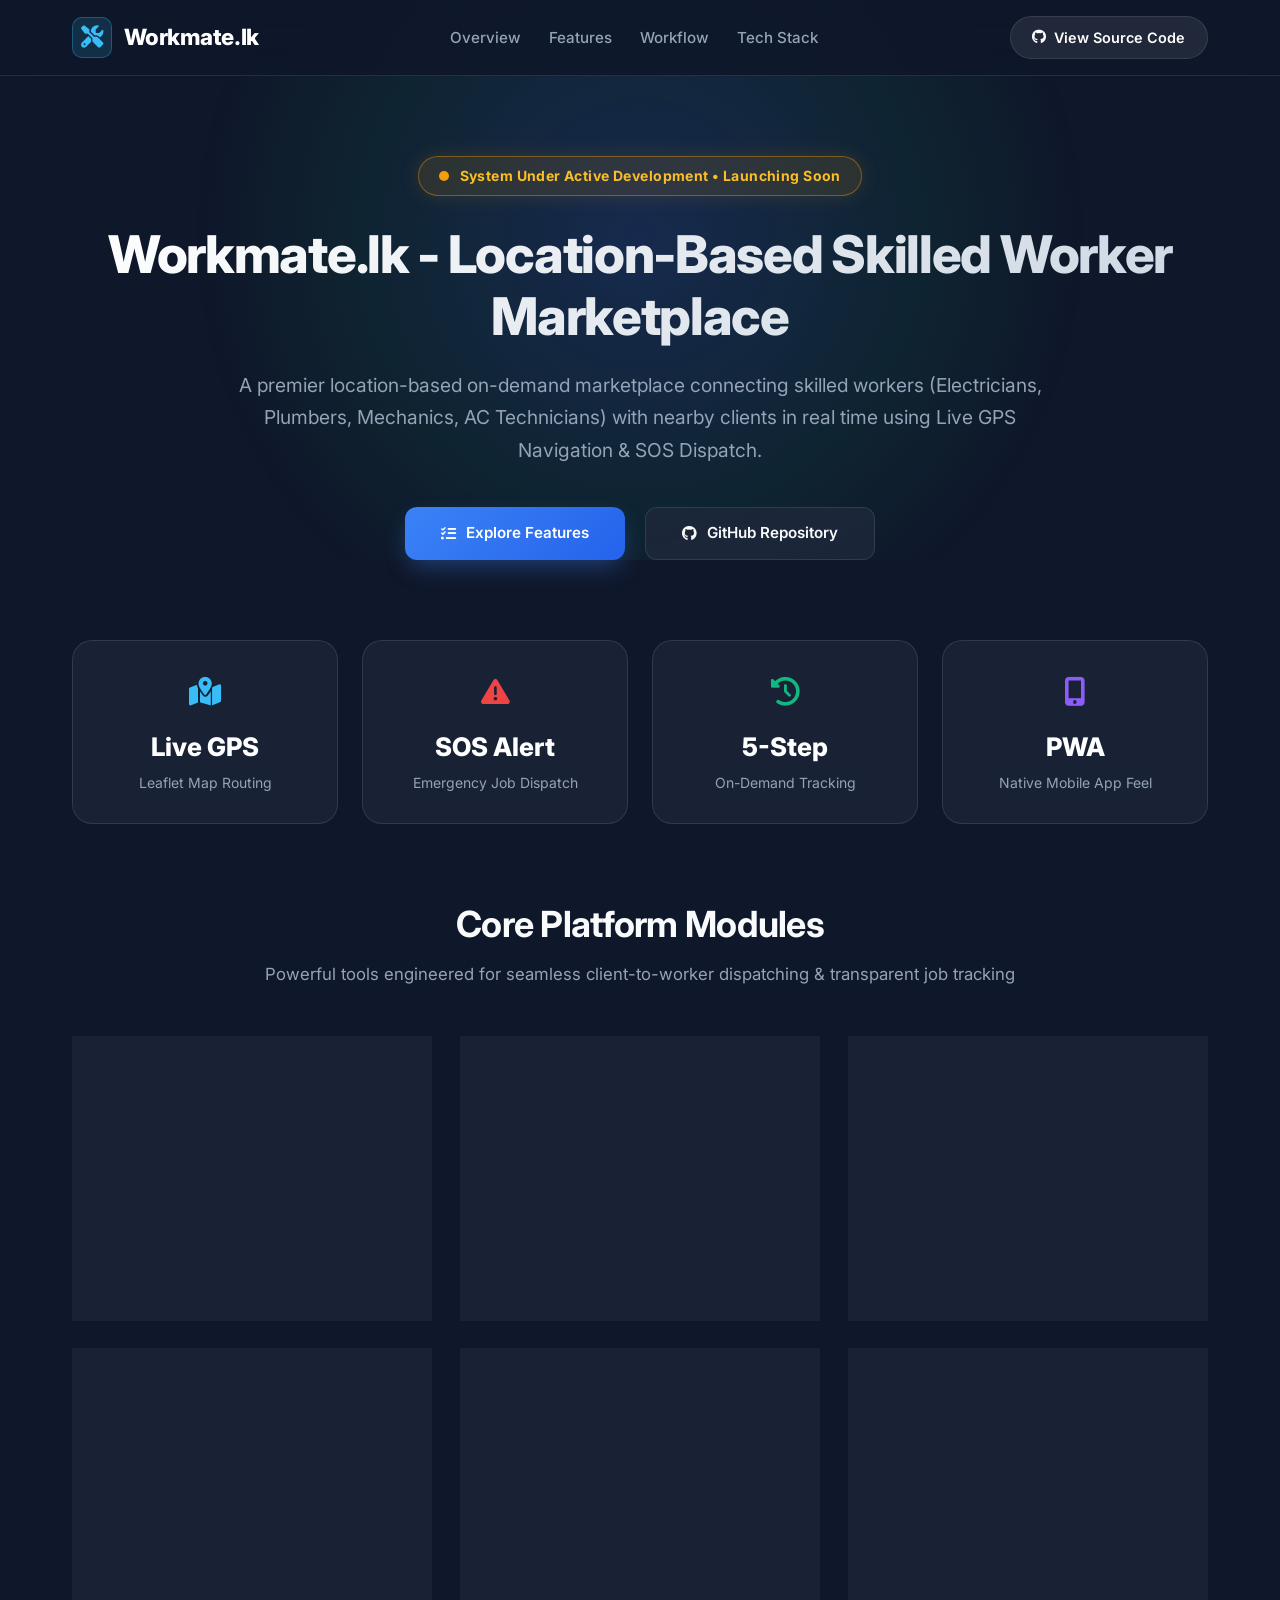
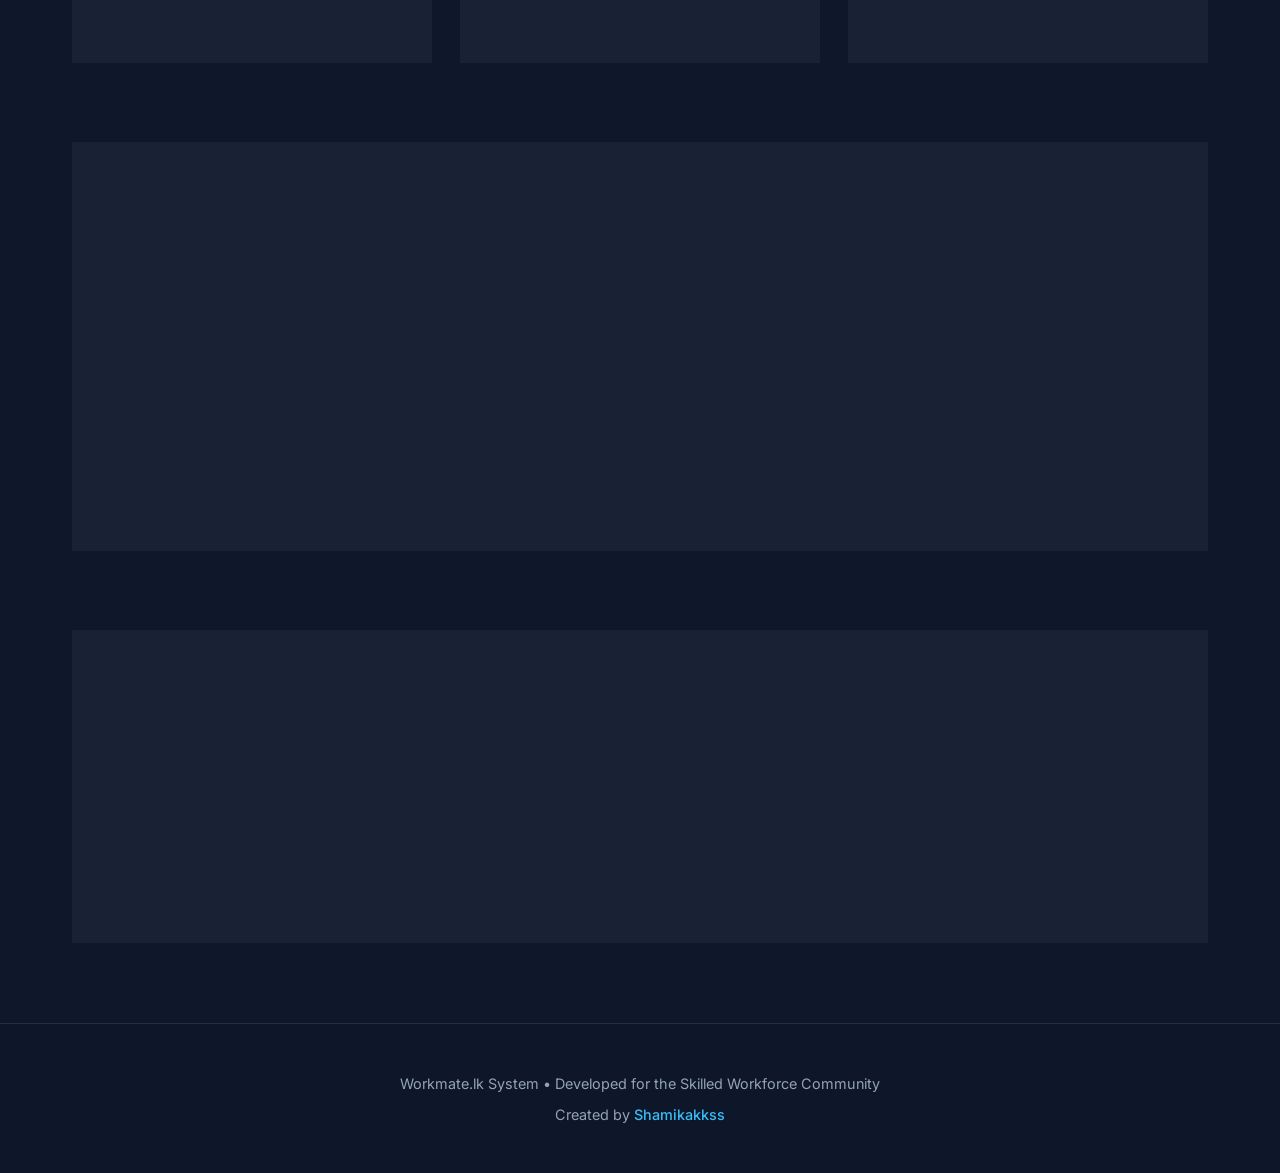
<file: Preview/worlmate.lk.html>
<!DOCTYPE html>
<html lang="en">

<head>
  <meta charset="UTF-8" />
  <meta name="viewport" content="width=device-width, initial-scale=1.0" />
  <title>Workmate.lk - Premier On-Demand Skilled Worker Marketplace</title>
  <meta name="description"
    content="Location-based on-demand service marketplace connecting skilled workers with nearby clients in real time using Live GPS Navigation & SOS Dispatch." />

  <!-- Google Fonts: Inter -->
  <link rel="preconnect" href="https://fonts.googleapis.com">
  <link rel="preconnect" href="https://fonts.gstatic.com" crossorigin>
  <link href="https://fonts.googleapis.com/css2?family=Inter:wght@300;400;500;600;700;800;900&display=swap"
    rel="stylesheet">

  <!-- FontAwesome Icons CDN -->
  <link rel="stylesheet" href="https://cdnjs.cloudflare.com/ajax/libs/font-awesome/6.5.1/css/all.min.css"
    crossorigin="anonymous" referrerpolicy="no-referrer" />

  <style>
    :root {
      --bg-dark: #0f172a;
      --bg-card: rgba(30, 41, 59, 0.7);
      --bg-card-hover: rgba(51, 65, 85, 0.85);
      --border-color: rgba(255, 255, 255, 0.1);
      --primary: #3b82f6;
      --primary-hover: #2563eb;
      --primary-cyan: #38bdf8;
      --accent-green: #10b981;
      --accent-amber: #f59e0b;
      --accent-purple: #8b5cf6;
      --accent-sos: #ef4444;
      --text-main: #f8fafc;
      --text-muted: #94a3b8;
    }

    * {
      box-sizing: border-box;
      margin: 0;
      padding: 0;
    }

    html {
      scroll-behavior: smooth;
    }

    body {
      font-family: 'Inter', sans-serif;
      background-color: var(--bg-dark);
      color: var(--text-main);
      line-height: 1.6;
      overflow-x: hidden;
    }

    /* Ambient Background Glow Effect */
    .glow-bg {
      position: fixed;
      top: -10%;
      left: 50%;
      transform: translateX(-50%);
      width: 1100px;
      height: 650px;
      background: radial-gradient(circle, rgba(59, 130, 246, 0.18) 0%, rgba(16, 185, 129, 0.08) 45%, transparent 70%);
      z-index: -1;
      pointer-events: none;
    }

    /* Header Navbar */
    header {
      backdrop-filter: blur(16px);
      -webkit-backdrop-filter: blur(16px);
      background: rgba(15, 23, 42, 0.85);
      border-bottom: 1px solid var(--border-color);
      position: sticky;
      top: 0;
      z-index: 100;
    }

    .nav-container {
      max-width: 1200px;
      margin: 0 auto;
      display: flex;
      justify-content: space-between;
      align-items: center;
      padding: 1rem 2rem;
    }

    .logo {
      display: flex;
      align-items: center;
      gap: 0.75rem;
      font-size: 1.4rem;
      font-weight: 800;
      color: #fff;
      text-decoration: none;
      letter-spacing: -0.02em;
    }

    .logo i {
      color: var(--primary-cyan);
      background: rgba(56, 189, 248, 0.15);
      padding: 0.5rem;
      border-radius: 10px;
      border: 1px solid rgba(56, 189, 248, 0.3);
    }

    .nav-links {
      display: flex;
      gap: 1.75rem;
      align-items: center;
      list-style: none;
    }

    .nav-links a {
      color: var(--text-muted);
      text-decoration: none;
      font-weight: 500;
      font-size: 0.95rem;
      transition: color 0.2s ease;
    }

    .nav-links a:hover {
      color: var(--primary-cyan);
    }

    .btn-github {
      background: rgba(255, 255, 255, 0.08);
      border: 1px solid var(--border-color);
      color: #fff;
      padding: 0.55rem 1.35rem;
      border-radius: 9999px;
      text-decoration: none;
      font-weight: 600;
      display: flex;
      align-items: center;
      gap: 0.5rem;
      font-size: 0.9rem;
      transition: all 0.3s ease;
    }

    .btn-github:hover {
      background: var(--primary);
      border-color: var(--primary);
      transform: translateY(-2px);
      box-shadow: 0 4px 15px rgba(59, 130, 246, 0.4);
    }

    /* Hero Section */
    .hero {
      max-width: 1200px;
      margin: 0 auto;
      padding: 5rem 2rem 3rem;
      text-align: center;
    }

    /* Pulsing "Launching Soon" Live Badge */
    .badge-launch {
      display: inline-flex;
      align-items: center;
      gap: 0.65rem;
      background: rgba(245, 158, 11, 0.12);
      border: 1px solid rgba(245, 158, 11, 0.4);
      color: #fbbf24;
      padding: 0.5rem 1.25rem;
      border-radius: 9999px;
      font-size: 0.875rem;
      font-weight: 700;
      margin-bottom: 1.75rem;
      letter-spacing: 0.03em;
      box-shadow: 0 0 20px rgba(245, 158, 11, 0.15);
    }

    .pulse-dot {
      width: 10px;
      height: 10px;
      background-color: var(--accent-amber);
      border-radius: 50%;
      box-shadow: 0 0 0 0 rgba(245, 158, 11, 0.7);
      animation: pulse 1.6s infinite;
    }

    @keyframes pulse {
      0% {
        transform: scale(0.95);
        box-shadow: 0 0 0 0 rgba(245, 158, 11, 0.7);
      }
      70% {
        transform: scale(1);
        box-shadow: 0 0 0 12px rgba(245, 158, 11, 0);
      }
      100% {
        transform: scale(0.95);
        box-shadow: 0 0 0 0 rgba(245, 158, 11, 0);
      }
    }

    .hero h1 {
      font-size: 3.25rem;
      font-weight: 800;
      line-height: 1.2;
      letter-spacing: -0.025em;
      margin-bottom: 1.25rem;
      background: linear-gradient(135deg, #ffffff 0%, #cbd5e1 100%);
      -webkit-background-clip: text;
      -webkit-text-fill-color: transparent;
    }

    .hero-subtitle {
      font-size: 1.2rem;
      color: var(--text-muted);
      max-width: 850px;
      margin: 0 auto 2.5rem;
      font-weight: 400;
      line-height: 1.7;
    }

    .hero-btns {
      display: flex;
      justify-content: center;
      gap: 1.25rem;
      flex-wrap: wrap;
    }

    .btn-primary {
      background: linear-gradient(135deg, var(--primary) 0%, #2563eb 100%);
      color: #fff;
      padding: 0.85rem 2.25rem;
      border-radius: 0.75rem;
      text-decoration: none;
      font-weight: 600;
      font-size: 0.95rem;
      display: inline-flex;
      align-items: center;
      gap: 0.6rem;
      box-shadow: 0 10px 25px -5px rgba(59, 130, 246, 0.4);
      transition: all 0.3s ease;
    }

    .btn-primary:hover {
      transform: translateY(-2px);
      box-shadow: 0 15px 30px -5px rgba(59, 130, 246, 0.6);
    }

    .btn-secondary {
      background: rgba(30, 41, 59, 0.8);
      border: 1px solid var(--border-color);
      color: var(--text-main);
      padding: 0.85rem 2.25rem;
      border-radius: 0.75rem;
      text-decoration: none;
      font-weight: 600;
      font-size: 0.95rem;
      display: inline-flex;
      align-items: center;
      gap: 0.6rem;
      transition: all 0.3s ease;
    }

    .btn-secondary:hover {
      background: rgba(51, 65, 85, 0.85);
      border-color: rgba(255, 255, 255, 0.2);
      transform: translateY(-2px);
    }

    /* Stats Grid */
    .stats-container {
      max-width: 1200px;
      margin: 2rem auto 4rem;
      padding: 0 2rem;
      display: grid;
      grid-template-columns: repeat(auto-fit, minmax(230px, 1fr));
      gap: 1.5rem;
    }

    .stat-card {
      background: var(--bg-card);
      border: 1px solid var(--border-color);
      border-radius: 1.25rem;
      padding: 1.75rem;
      text-align: center;
      backdrop-filter: blur(12px);
      transition: all 0.3s ease;
    }

    .stat-card:hover {
      border-color: rgba(56, 189, 248, 0.4);
      transform: translateY(-4px);
    }

    .stat-icon {
      font-size: 1.8rem;
      color: var(--primary-cyan);
      margin-bottom: 0.75rem;
    }

    .stat-number {
      font-size: 1.6rem;
      font-weight: 800;
      color: #fff;
    }

    .stat-label {
      font-size: 0.875rem;
      color: var(--text-muted);
      margin-top: 0.25rem;
    }

    /* Core Features Grid */
    .section-title {
      text-align: center;
      margin: 4.5rem 0 3rem;
    }

    .section-title h2 {
      font-size: 2.25rem;
      font-weight: 700;
      letter-spacing: -0.02em;
    }

    .section-title p {
      color: var(--text-muted);
      margin-top: 0.5rem;
      font-size: 1.05rem;
    }

    .features-grid {
      max-width: 1200px;
      margin: 0 auto;
      padding: 0 2rem;
      display: grid;
      grid-template-columns: repeat(auto-fit, minmax(340px, 1fr));
      gap: 1.75rem;
    }

    .card {
      background: var(--bg-card);
      border: 1px solid var(--border-color);
      border-radius: 1.25rem;
      padding: 2rem;
      backdrop-filter: blur(12px);
      transition: all 0.3s ease;
      position: relative;
    }

    .card:hover {
      transform: translateY(-5px);
      border-color: rgba(59, 130, 246, 0.4);
      box-shadow: 0 20px 30px -10px rgba(0, 0, 0, 0.5);
    }

    .card-icon {
      width: 52px;
      height: 52px;
      border-radius: 0.85rem;
      background: rgba(59, 130, 246, 0.15);
      color: var(--primary-cyan);
      display: flex;
      align-items: center;
      justify-content: center;
      font-size: 1.5rem;
      margin-bottom: 1.25rem;
    }

    .card-icon.sos {
      background: rgba(239, 68, 68, 0.15);
      color: var(--accent-sos);
    }

    .card-icon.green {
      background: rgba(16, 185, 129, 0.15);
      color: var(--accent-green);
    }

    .card h3 {
      font-size: 1.25rem;
      margin-bottom: 0.75rem;
      font-weight: 600;
      color: #fff;
    }

    .card p {
      color: var(--text-muted);
      font-size: 0.95rem;
      line-height: 1.65;
    }

    /* Workflow Stepper */
    .workflow-section {
      max-width: 1200px;
      margin: 5rem auto;
      padding: 0 2rem;
    }

    .workflow-box {
      background: var(--bg-card);
      border: 1px solid var(--border-color);
      border-radius: 1.5rem;
      padding: 3rem 2rem;
      text-align: center;
      backdrop-filter: blur(12px);
    }

    .stepper-grid {
      display: grid;
      grid-template-columns: repeat(auto-fit, minmax(190px, 1fr));
      gap: 1.5rem;
      margin-top: 2.5rem;
    }

    .stepper-step {
      background: rgba(15, 23, 42, 0.6);
      border: 1px solid var(--border-color);
      border-radius: 1rem;
      padding: 1.5rem 1rem;
      transition: all 0.3s ease;
    }

    .stepper-step:hover {
      border-color: var(--primary-cyan);
      transform: translateY(-3px);
    }

    .step-num {
      width: 38px;
      height: 38px;
      border-radius: 50%;
      background: linear-gradient(135deg, var(--primary) 0%, #2563eb 100%);
      color: #fff;
      display: flex;
      align-items: center;
      justify-content: center;
      font-weight: 700;
      font-size: 0.95rem;
      margin: 0 auto 0.85rem;
    }

    .step-title {
      font-size: 1rem;
      font-weight: 600;
      color: #fff;
      margin-bottom: 0.35rem;
    }

    .step-desc {
      font-size: 0.85rem;
      color: var(--text-muted);
    }

    /* Tech Stack Section */
    .tech-section {
      max-width: 1200px;
      margin: 5rem auto;
      padding: 0 2rem;
    }

    .tech-box {
      background: var(--bg-card);
      border: 1px solid var(--border-color);
      border-radius: 1.5rem;
      padding: 3rem 2rem;
      text-align: center;
      backdrop-filter: blur(12px);
    }

    .tech-tags {
      display: flex;
      flex-wrap: wrap;
      justify-content: center;
      gap: 1rem;
      margin-top: 2rem;
    }

    .tech-tag {
      background: rgba(15, 23, 42, 0.8);
      border: 1px solid var(--border-color);
      padding: 0.65rem 1.35rem;
      border-radius: 0.75rem;
      font-weight: 500;
      display: flex;
      align-items: center;
      gap: 0.6rem;
      color: #e2e8f0;
      font-size: 0.95rem;
      transition: all 0.3s ease;
    }

    .tech-tag:hover {
      border-color: var(--primary-cyan);
      transform: translateY(-2px);
    }

    .tech-tag i {
      color: var(--accent-green);
    }

    /* Footer */
    footer {
      border-top: 1px solid var(--border-color);
      padding: 3rem 2rem;
      text-align: center;
      color: var(--text-muted);
      font-size: 0.9rem;
      margin-top: 5rem;
      background: rgba(15, 23, 42, 0.9);
    }

    footer a {
      color: var(--primary-cyan);
      text-decoration: none;
      font-weight: 500;
    }

    footer a:hover {
      text-decoration: underline;
    }

    .nav-toggle-btn {
      display: none;
      background: rgba(255, 255, 255, 0.06);
      border: 1px solid var(--border-color);
      border-radius: 8px;
      padding: 8px 12px;
      color: var(--text-main);
      cursor: pointer;
      font-size: 1.1rem;
    }

    .nav-backdrop {
      position: fixed;
      inset: 0;
      background: rgba(0, 0, 0, 0.7);
      backdrop-filter: blur(4px);
      z-index: 98;
      opacity: 0;
      pointer-events: none;
      transition: opacity 0.3s;
    }
    .nav-backdrop.active {
      opacity: 1;
      pointer-events: auto;
    }

    @media (max-width: 768px) {
      .hero { padding: 4rem 1.25rem 2rem; }
      .hero h1 { font-size: 1.85rem; }
      .hero-subtitle { font-size: 0.95rem; }
      .nav-toggle-btn { display: flex; align-items: center; justify-content: center; }
      .btn-github { display: none; }
      .nav-links {
        position: fixed;
        top: 0;
        right: -100%;
        width: 80%;
        max-width: 300px;
        height: 100vh;
        background: rgba(15, 23, 42, 0.97);
        backdrop-filter: blur(20px);
        border-left: 1px solid var(--border-color);
        display: flex;
        flex-direction: column;
        justify-content: center;
        padding: 40px 24px;
        gap: 20px;
        transition: right 0.3s ease;
        z-index: 99;
      }
      .nav-links.active { right: 0; }
      .stepper-grid, .features-grid, .stats-container { grid-template-columns: 1fr; }
      .hero-btns { flex-direction: column; align-items: center; width: 100%; }
      .btn-primary, .btn-secondary { width: 100%; max-width: 280px; text-align: center; justify-content: center; }
    }
  </style>
</head>

<body>

  <!-- Ambient Background Glow -->
  <div class="glow-bg"></div>

  <!-- Navigation Backdrop -->
  <div class="nav-backdrop" id="navBackdrop" onclick="closeNav()"></div>

  <!-- Navigation Bar -->
  <header>
    <div class="nav-container">
      <a href="#" class="logo">
        <i class="fa-solid fa-screwdriver-wrench"></i> Workmate.lk
      </a>
      <ul class="nav-links" id="navLinks">
        <li><a href="#overview" onclick="closeNav()">Overview</a></li>
        <li><a href="#features" onclick="closeNav()">Features</a></li>
        <li><a href="#workflow" onclick="closeNav()">Workflow</a></li>
        <li><a href="#techstack" onclick="closeNav()">Tech Stack</a></li>
      </ul>
      <a href="https://github.com/Shamikakkss/workmate-lk" target="_blank" class="btn-github">
        <i class="fa-brands fa-github"></i> View Source Code
      </a>
      <button class="nav-toggle-btn" id="navToggleBtn" onclick="toggleNav()" aria-label="Toggle menu">
        <i class="fa-solid fa-bars"></i>
      </button>
    </div>
  </header>

  <!-- Hero Section -->
  <section class="hero" id="overview">
    <!-- Pulsing Live Launching Soon Badge -->
    <div class="badge-launch">
      <div class="pulse-dot"></div> System Under Active Development • Launching Soon
    </div>

    <h1>Workmate.lk - Location-Based Skilled Worker Marketplace</h1>

    <p class="hero-subtitle">
      A premier location-based on-demand marketplace connecting skilled workers (Electricians, Plumbers, Mechanics, AC Technicians) with nearby clients in real time using Live GPS Navigation &amp; SOS Dispatch.
    </p>

    <div class="hero-btns">
      <a href="#features" class="btn-primary">
        <i class="fa-solid fa-list-check"></i> Explore Features
      </a>
      <a href="https://github.com/Shamikakkss/workmate-lk" target="_blank" class="btn-secondary">
        <i class="fa-brands fa-github"></i> GitHub Repository
      </a>
    </div>
  </section>

  <!-- Key Metrics / Stats Section -->
  <section class="stats-container">
    <div class="stat-card">
      <div class="stat-icon"><i class="fa-solid fa-map-location-dot"></i></div>
      <div class="stat-number">Live GPS</div>
      <div class="stat-label">Leaflet Map Routing</div>
    </div>
    <div class="stat-card">
      <div class="stat-icon" style="color: var(--accent-sos);"><i class="fa-solid fa-triangle-exclamation"></i></div>
      <div class="stat-number">SOS Alert</div>
      <div class="stat-label">Emergency Job Dispatch</div>
    </div>
    <div class="stat-card">
      <div class="stat-icon" style="color: var(--accent-green);"><i class="fa-solid fa-clock-rotate-left"></i></div>
      <div class="stat-number">5-Step</div>
      <div class="stat-label">On-Demand Tracking</div>
    </div>
    <div class="stat-card">
      <div class="stat-icon" style="color: var(--accent-purple);"><i class="fa-solid fa-mobile-screen-button"></i></div>
      <div class="stat-number">PWA</div>
      <div class="stat-label">Native Mobile App Feel</div>
    </div>
  </section>

  <!-- Core Features Section -->
  <section id="features">
    <div class="section-title">
      <h2>Core Platform Modules</h2>
      <p>Powerful tools engineered for seamless client-to-worker dispatching &amp; transparent job tracking</p>
    </div>

    <div class="features-grid">
      <!-- Feature 1 -->
      <div class="card">
        <div class="card-icon sos"><i class="fa-solid fa-truck-medical"></i></div>
        <h3>SOS / Emergency Job Dispatch</h3>
        <p>Tag critical tasks like electrical short circuits or major pipe leaks as <code>EMERGENCY</code> to broadcast high-priority alerts to all nearby active workers.</p>
      </div>

      <!-- Feature 2 -->
      <div class="card">
        <div class="card-icon"><i class="fa-solid fa-location-crosshairs"></i></div>
        <h3>GPS Navigation &amp; Map Pinning</h3>
        <p>Clients drop precise location pins on interactive maps while workers view real-time distance and turn-by-turn navigation routes.</p>
      </div>

      <!-- Feature 3 -->
      <div class="card">
        <div class="card-icon green"><i class="fa-solid fa-list-check"></i></div>
        <h3>Live Status Tracking</h3>
        <p>Real-time progress stepper updating both Client &amp; Worker: <strong>Job Posted ➔ Worker Assigned ➔ On The Way ➔ Work Started ➔ Completed</strong>.</p>
      </div>

      <!-- Feature 4 -->
      <div class="card">
        <div class="card-icon"><i class="fa-solid fa-comments"></i></div>
        <h3>Live In-App Chat &amp; Direct Call</h3>
        <p>Direct real-time messaging, click-to-call direct dialer, and instant message launching for smooth coordination once a job is assigned.</p>
      </div>

      <!-- Feature 5 -->
      <div class="card">
        <div class="card-icon"><i class="fa-solid fa-user-shield"></i></div>
        <h3>Clerk Multi-Role Engine</h3>
        <p>Secure identity management supporting <code>CLIENT</code>, <code>WORKER</code>, <code>EMPLOYER</code>, and <code>ADMIN</code> roles with custom onboarding data sync.</p>
      </div>

      <!-- Feature 6 -->
      <div class="card">
        <div class="card-icon green"><i class="fa-solid fa-database"></i></div>
        <h3>Neon Cloud Serverless PostgreSQL</h3>
        <p>High-performance serverless relational database managed via Prisma 6 ORM with SSL encryption and connection pooling.</p>
      </div>
    </div>
  </section>

  <!-- Workflow Section -->
  <section class="workflow-section" id="workflow">
    <div class="workflow-box">
      <h2>System Process Workflow</h2>
      <p style="color: var(--text-muted); margin-top: 0.5rem;">Seamless 5-step workflow for clients &amp; workers</p>

      <div class="stepper-grid">
        <div class="stepper-step">
          <div class="step-num">1</div>
          <div class="step-title">Job Post &amp; GPS Pin</div>
          <div class="step-desc">Client posts task requirements with GPS coordinates</div>
        </div>
        <div class="stepper-step">
          <div class="step-num">2</div>
          <div class="step-title">Worker Accepts</div>
          <div class="step-desc">Nearby skilled worker accepts job on interactive map</div>
        </div>
        <div class="stepper-step">
          <div class="step-num">3</div>
          <div class="step-title">On The Way</div>
          <div class="step-desc">Worker drives to location with turn-by-turn navigation</div>
        </div>
        <div class="stepper-step">
          <div class="step-num">4</div>
          <div class="step-title">Work Started</div>
          <div class="step-desc">Technician performs repair &amp; maintenance service</div>
        </div>
        <div class="stepper-step">
          <div class="step-num">5</div>
          <div class="step-title">Complete &amp; Review</div>
          <div class="step-desc">Job completion marked and 1-5 star review submitted</div>
        </div>
      </div>
    </div>
  </section>

  <!-- Technology Stack Section -->
  <section class="tech-section" id="techstack">
    <div class="tech-box">
      <h2>Technology Stack &amp; Architecture</h2>
      <p style="color: var(--text-muted); margin-top: 0.5rem;">Built using modern full-stack web technologies</p>
      <div class="tech-tags">
        <div class="tech-tag"><i class="fa-brands fa-react"></i> Next.js 16 (App Router)</div>
        <div class="tech-tag"><i class="fa-brands fa-react"></i> React 19</div>
        <div class="tech-tag"><i class="fa-solid fa-code"></i> TypeScript 5</div>
        <div class="tech-tag"><i class="fa-solid fa-palette"></i> Tailwind CSS v4</div>
        <div class="tech-tag"><i class="fa-solid fa-key"></i> Clerk Auth</div>
        <div class="tech-tag"><i class="fa-solid fa-cubes"></i> Prisma ORM 6</div>
        <div class="tech-tag"><i class="fa-solid fa-database"></i> Neon Cloud PostgreSQL</div>
        <div class="tech-tag"><i class="fa-solid fa-map-location-dot"></i> Leaflet Maps &amp; Routing</div>
      </div>
    </div>
  </section>

  <!-- Footer -->
  <footer>
    <p>Workmate.lk System • Developed for the Skilled Workforce Community</p>
    <p style="margin-top: 0.5rem;">Created by <a href="https://github.com/Shamikakkss" target="_blank">Shamikakkss</a></p>
  <script>
    function toggleNav() {
      const navLinks = document.getElementById('navLinks');
      const backdrop = document.getElementById('navBackdrop');
      const toggleBtn = document.getElementById('navToggleBtn');
      const isOpen = navLinks.classList.toggle('active');
      if (backdrop) backdrop.classList.toggle('active', isOpen);
      if (toggleBtn) toggleBtn.querySelector('i').className = isOpen ? 'fa-solid fa-xmark' : 'fa-solid fa-bars';
    }
    function closeNav() {
      const navLinks = document.getElementById('navLinks');
      const backdrop = document.getElementById('navBackdrop');
      const toggleBtn = document.getElementById('navToggleBtn');
      if (navLinks) navLinks.classList.remove('active');
      if (backdrop) backdrop.classList.remove('active');
      if (toggleBtn) toggleBtn.querySelector('i').className = 'fa-solid fa-bars';
    }
    document.addEventListener('keydown', (e) => {
      if (e.key === 'Escape') closeNav();
    });
  </script>
</body>

</html>
</file>
